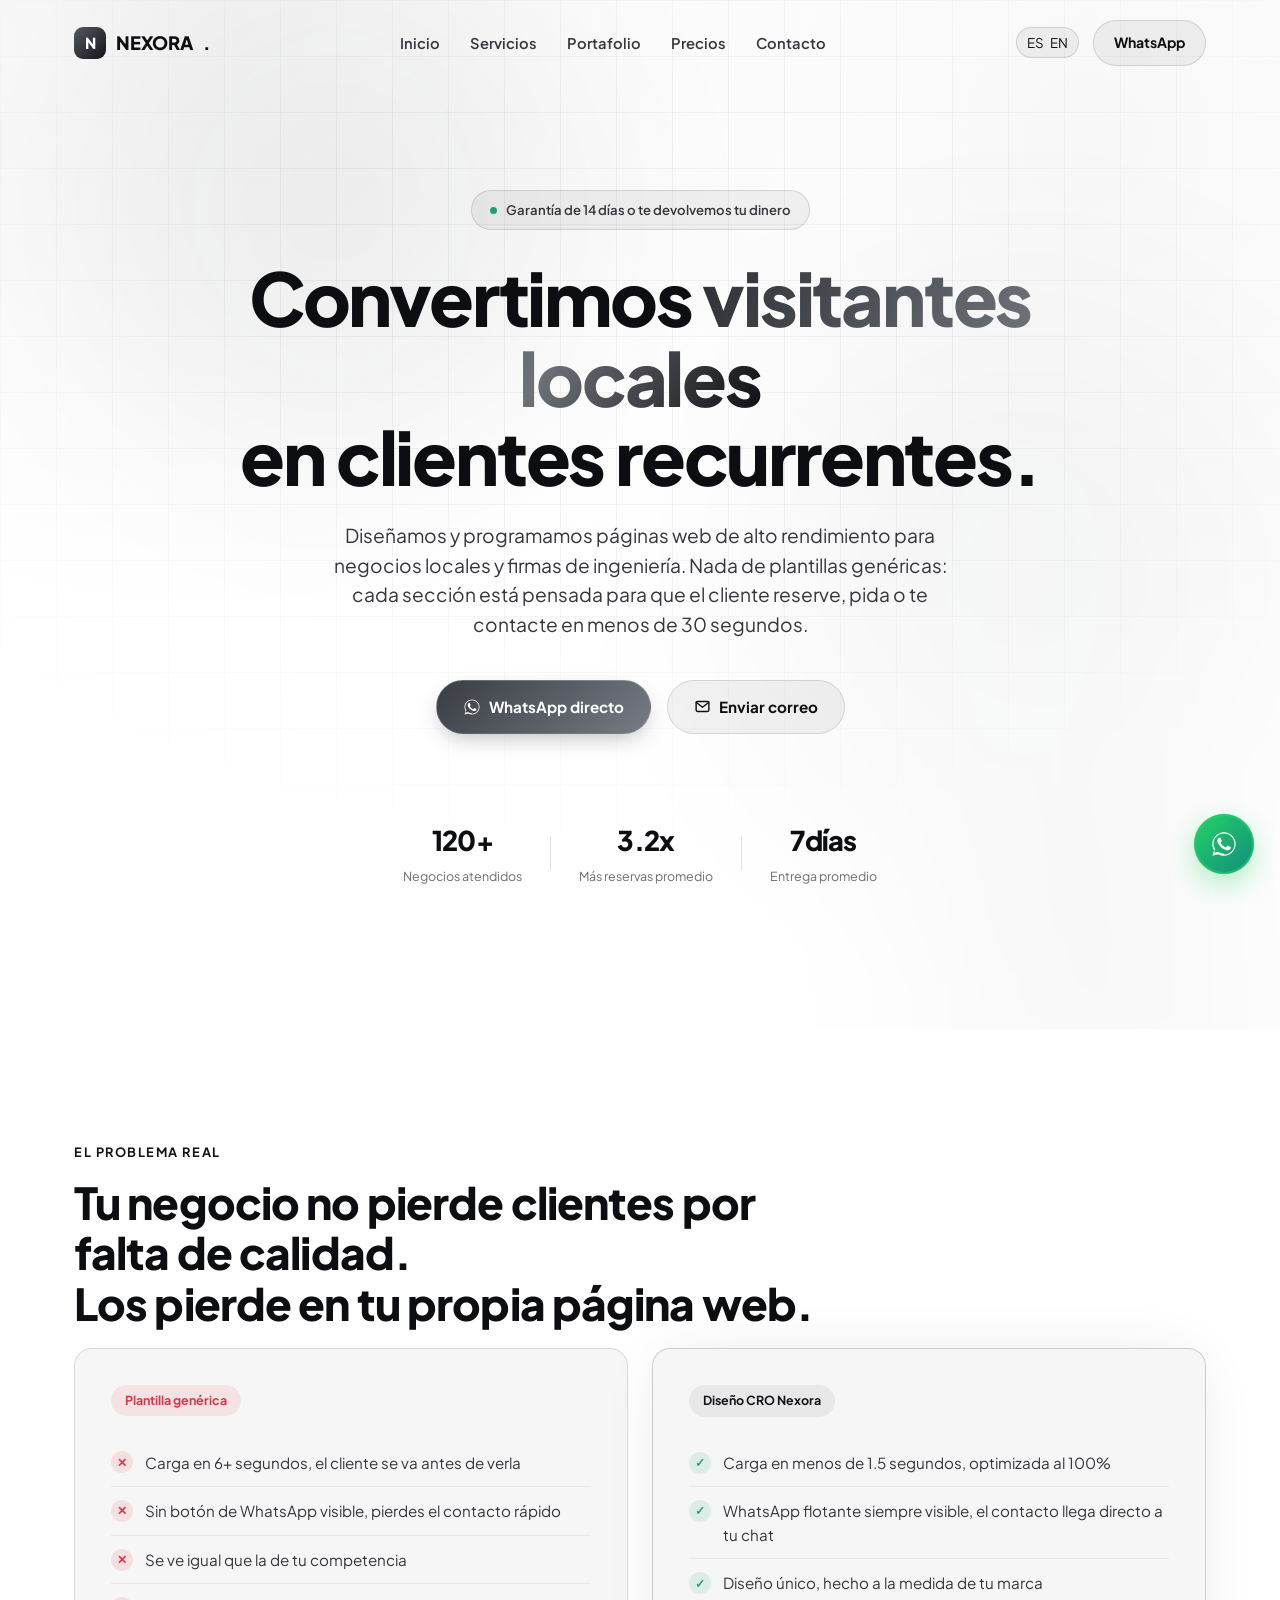
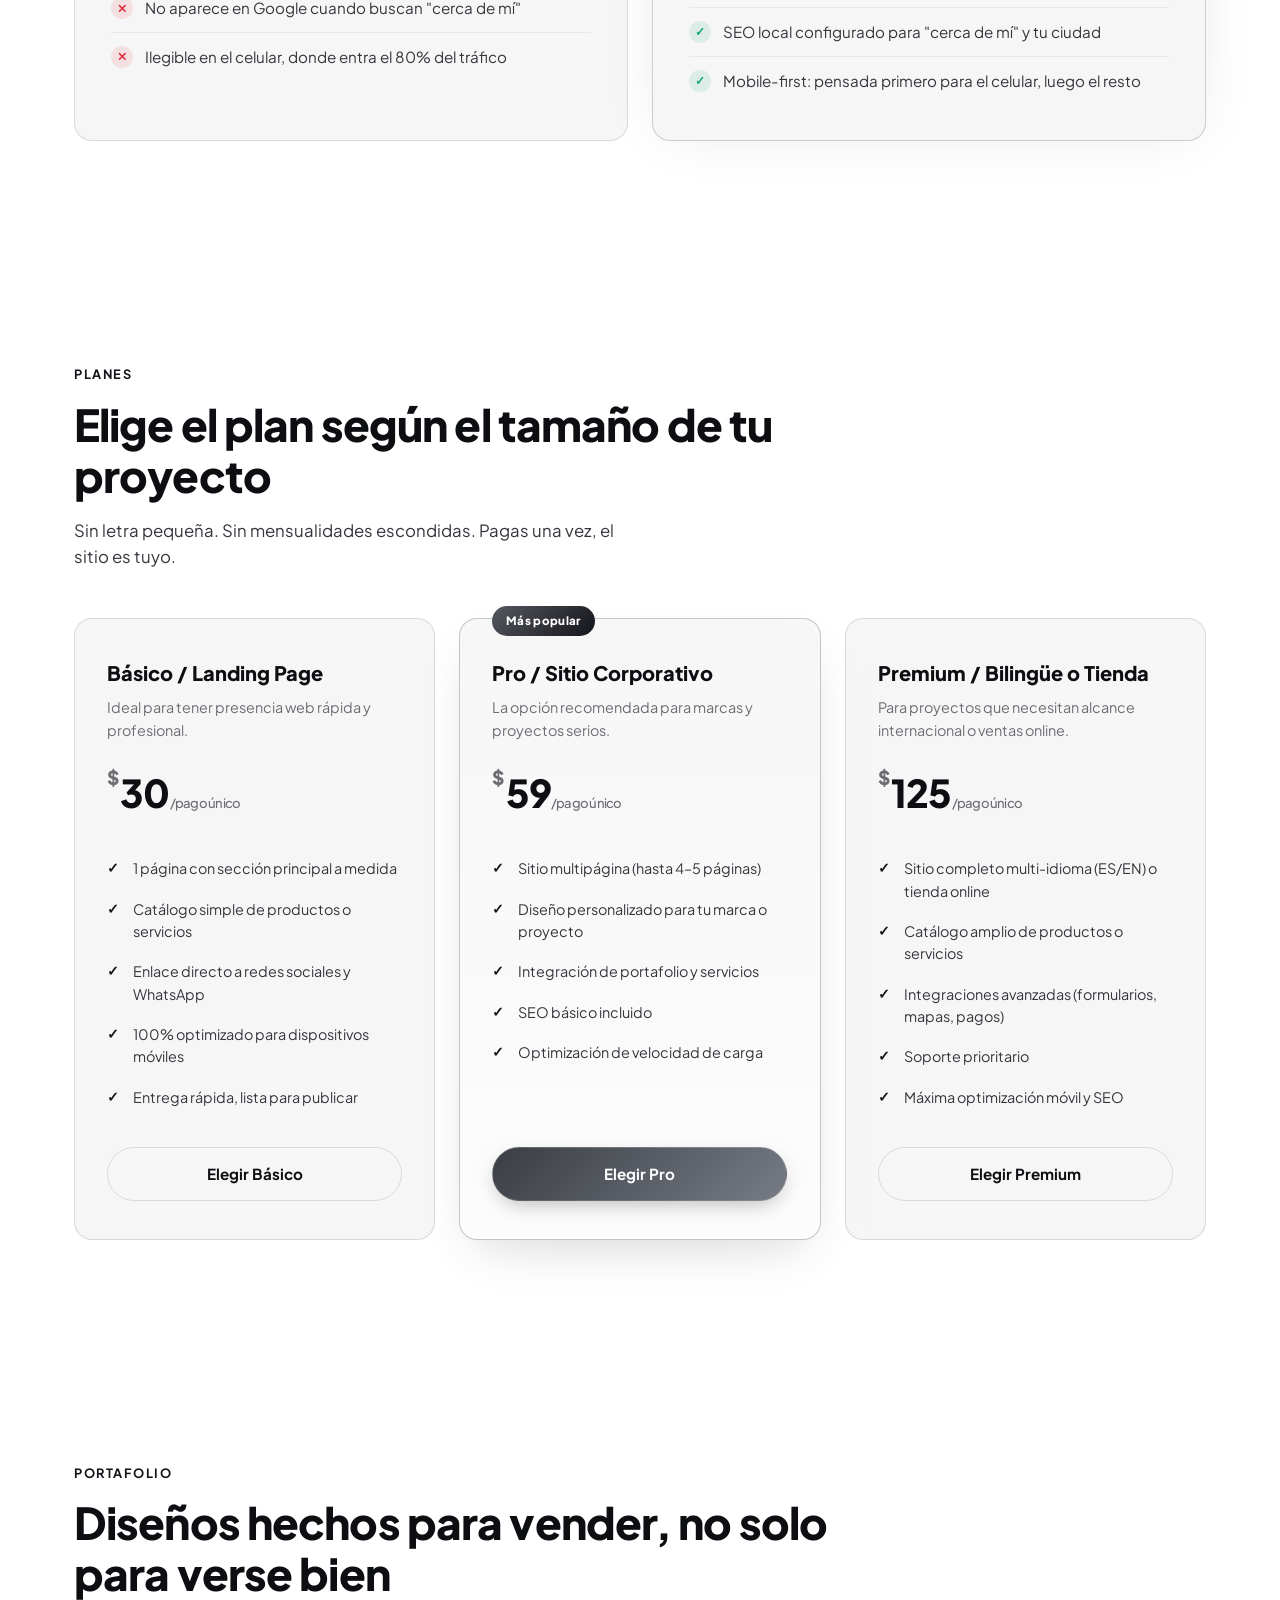
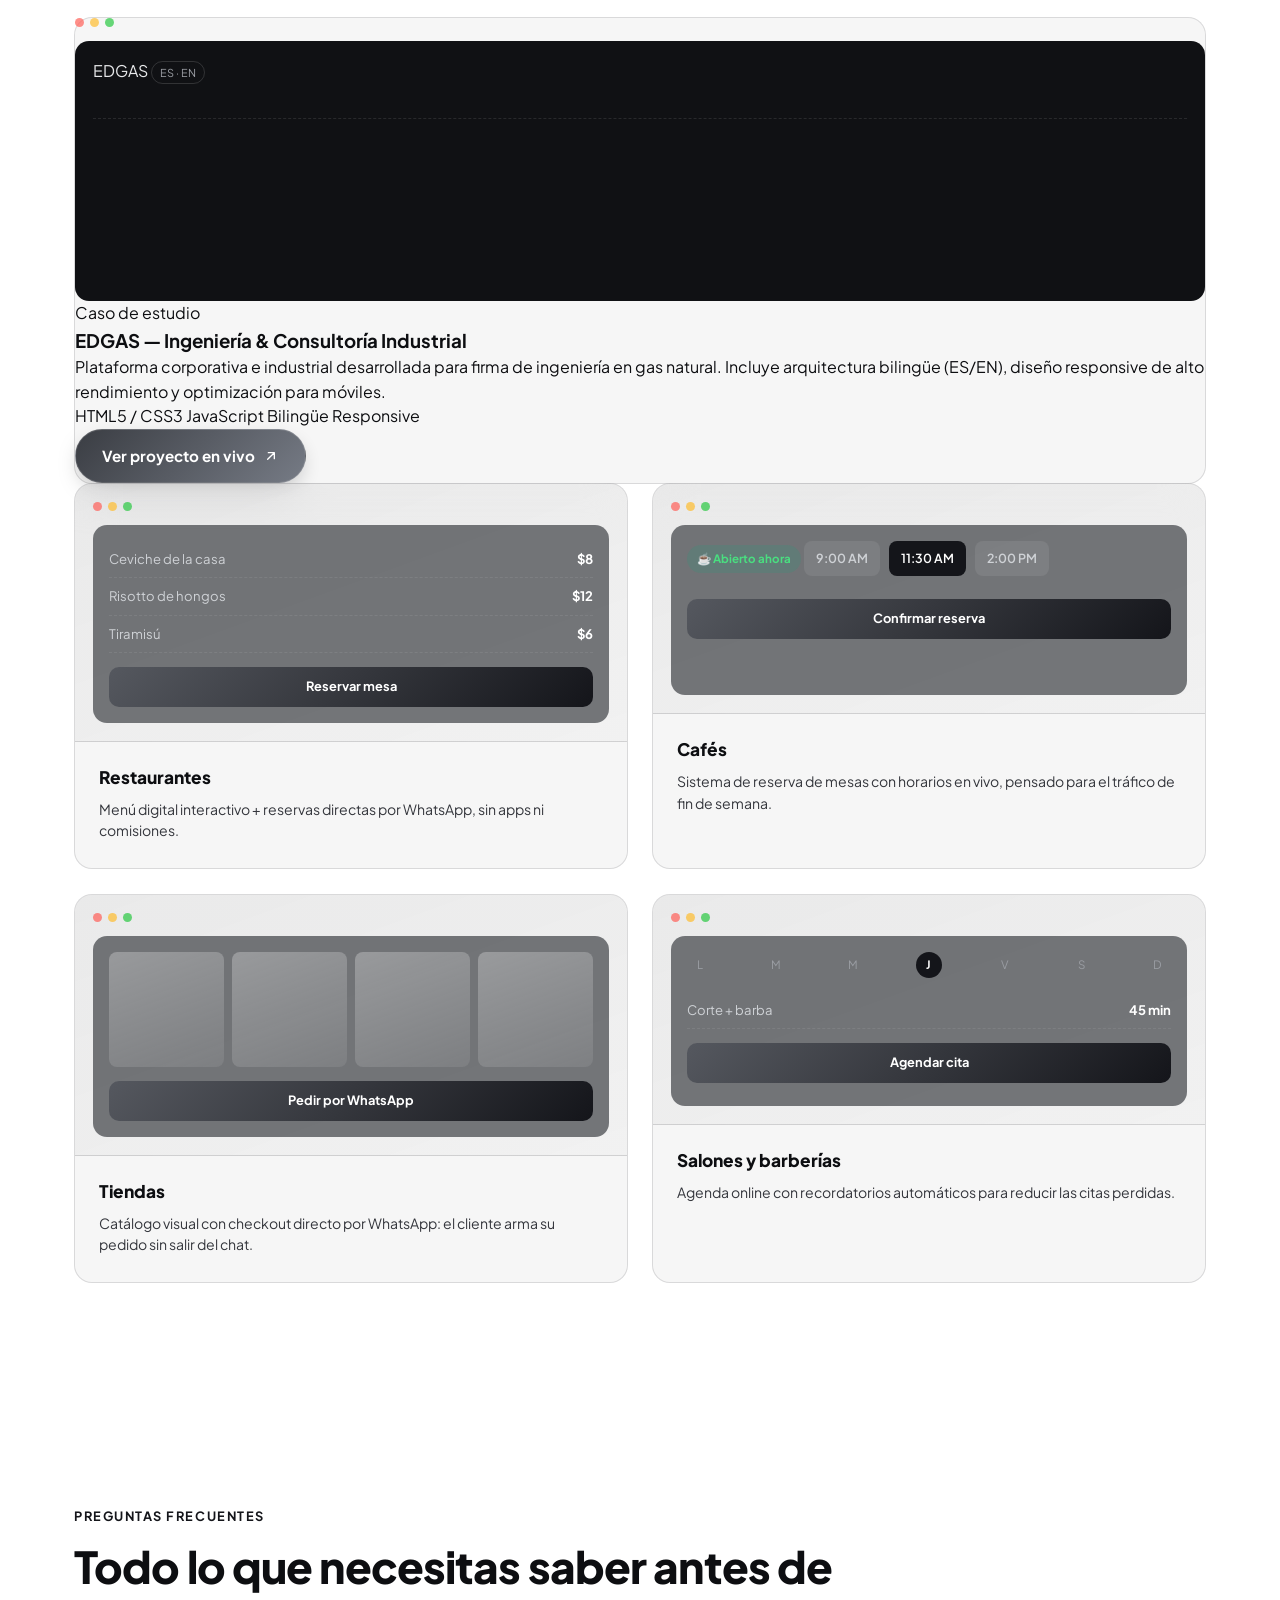
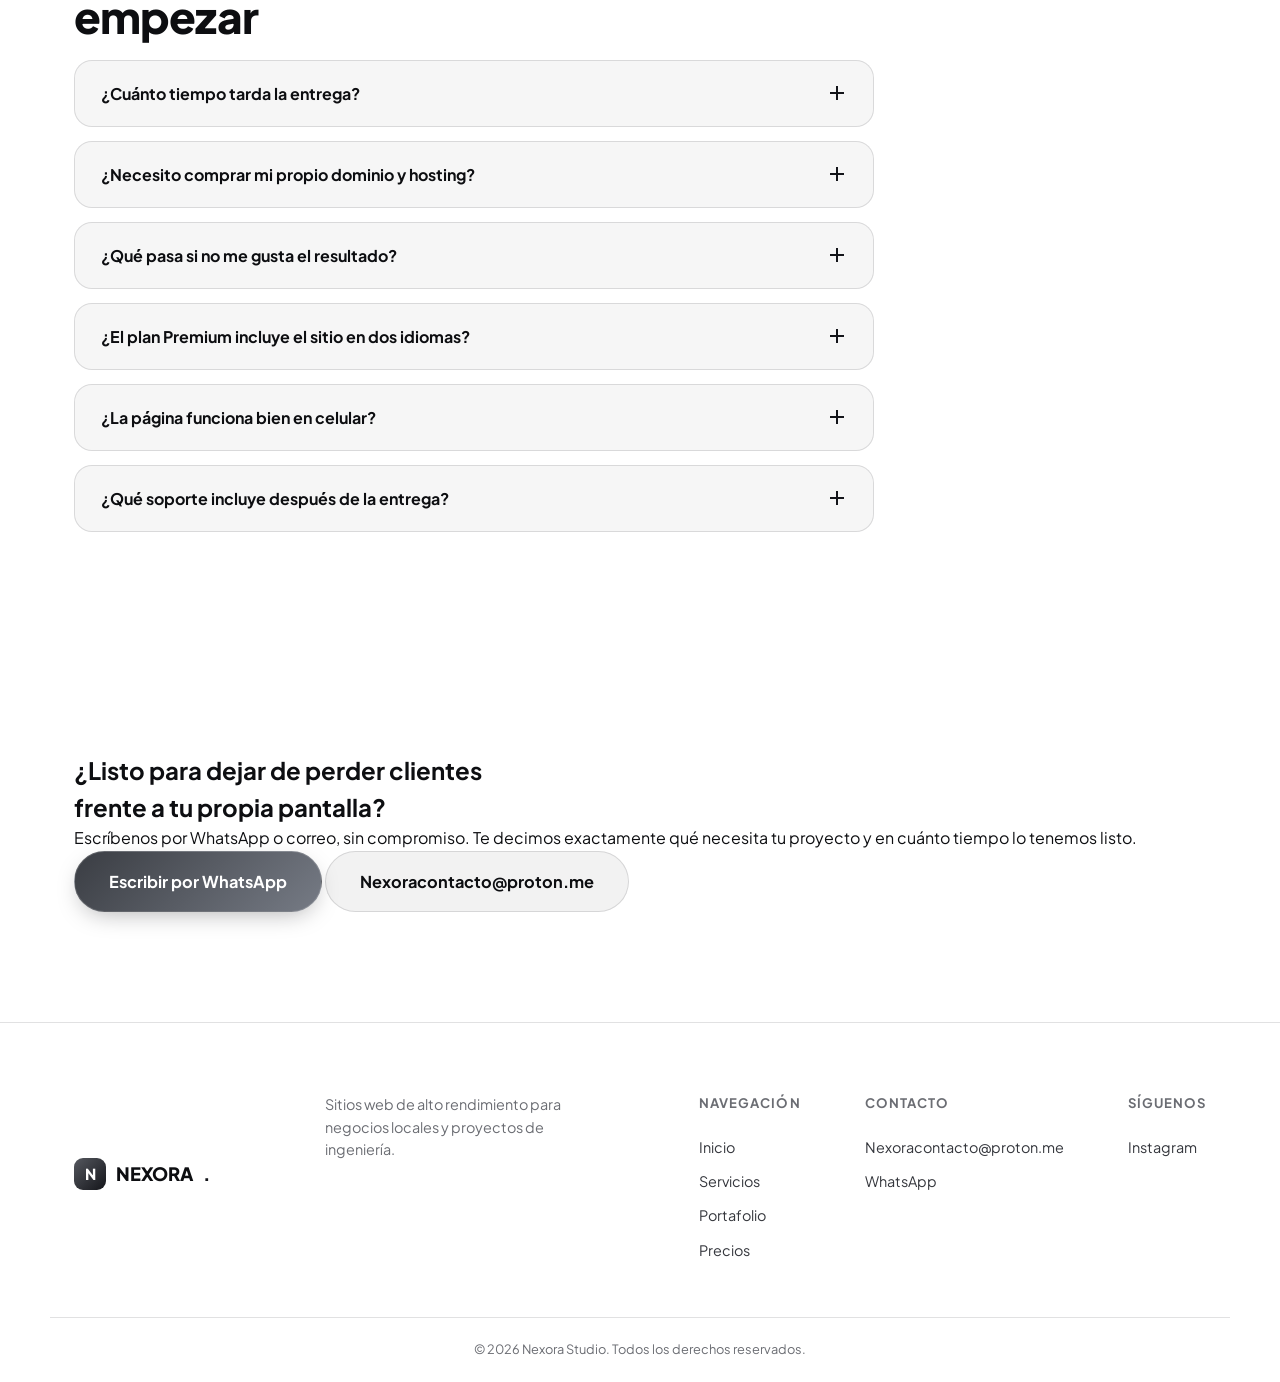
<file: index.html>
<!DOCTYPE html>
<html lang="es">
<head>
<script>document.documentElement.classList.add("js");</script>
<meta charset="UTF-8" />
<meta name="viewport" content="width=device-width, initial-scale=1.0" />
<title>NEXORA — Páginas web que convierten visitantes en clientes</title>
<meta name="description" content="Diseñamos y programamos sitios web de alto rendimiento para negocios locales y firmas de ingeniería. Landing pages, sitios corporativos y plataformas bilingües." />

<link rel="preconnect" href="https://fonts.googleapis.com" />
<link rel="preconnect" href="https://fonts.gstatic.com" crossorigin />
<link href="https://fonts.googleapis.com/css2?family=Plus+Jakarta+Sans:ital,wght@0,400;0,500;0,600;0,700;0,800;1,500&display=swap" rel="stylesheet" />

<link rel="icon" href="data:image/svg+xml,<svg xmlns=%22http://www.w3.org/2000/svg%22 viewBox=%220 0 100 100%22><text y=%22.9em%22 font-size=%2290%22>⚡</text></svg>" />

<link rel="stylesheet" href="css/styles.css?v=20260901" />
</head>
<body>

<div class="cursor-glow" data-cursor-glow aria-hidden="true"></div>

<!-- ============ NAV ============ -->
<header class="nav" data-nav>
  <div class="nav__inner container">
    <a href="#top" class="nav__logo">
      <span class="nav__logo-mark">N</span>
      NEXORA<span class="nav__logo-dot">.</span>
    </a>

    <nav class="nav__links" data-nav-links>
      <a href="#top" data-i18n="nav.home">Inicio</a>
      <a href="#solucion" data-i18n="nav.services">Servicios</a>
      <a href="#portafolio" data-i18n="nav.portfolio">Portafolio</a>
      <a href="#servicios" data-i18n="nav.pricing">Precios</a>
      <a href="#contacto" data-i18n="nav.contact">Contacto</a>
    </nav>

    <div class="nav__actions">
      <div class="lang-toggle" data-lang-toggle role="group" aria-label="Selector de idioma / Language selector">
        <button type="button" data-lang-btn="es" aria-pressed="true">ES</button>
        <button type="button" data-lang-btn="en" aria-pressed="false">EN</button>
      </div>
      <a href="https://wa.me/584262238091?text=Hola%20Nexora%2C%20quiero%20una%20p%C3%A1gina%20web%20para%20mi%20negocio" target="_blank" rel="noopener" class="btn btn--ghost nav__cta-desktop" data-i18n="nav.whatsapp">WhatsApp</a>
      <button class="nav__burger" data-burger aria-label="Abrir menú" aria-expanded="false">
        <span></span><span></span><span></span>
      </button>
    </div>
  </div>

  <div class="nav__mobile" data-nav-mobile>
    <div class="lang-toggle lang-toggle--mobile" data-lang-toggle role="group" aria-label="Selector de idioma / Language selector">
      <button type="button" data-lang-btn="es" aria-pressed="true">ES</button>
      <button type="button" data-lang-btn="en" aria-pressed="false">EN</button>
    </div>
    <a href="#top" data-i18n="nav.home">Inicio</a>
    <a href="#solucion" data-i18n="nav.services">Servicios</a>
    <a href="#portafolio" data-i18n="nav.portfolio">Portafolio</a>
    <a href="#servicios" data-i18n="nav.pricing">Precios</a>
    <a href="#contacto" data-i18n="nav.contact">Contacto</a>
    <a href="https://wa.me/584262238091?text=Hola%20Nexora%2C%20quiero%20una%20p%C3%A1gina%20web%20para%20mi%20negocio" target="_blank" rel="noopener" class="btn btn--primary" data-i18n="nav.whatsappMobile">Escribir por WhatsApp</a>
  </div>
</header>

<main id="top">

  <!-- ============ HERO ============ -->
  <section class="hero">
    <div class="hero-gradient" data-mouse-gradient aria-hidden="true"></div>
    <div class="hero-grid-overlay" aria-hidden="true"></div>

    <div class="container hero__content">
      <span class="badge reveal" data-reveal>
        <span class="badge__dot"></span>
        <span data-i18n="hero.badge">Garantía de 14 días o te devolvemos tu dinero</span>
      </span>

      <h1 class="hero__title reveal" data-reveal>
        <span data-i18n="hero.title1">Convertimos</span> <em data-i18n="hero.title2">visitantes locales</em><br />
        <span data-i18n="hero.title3">en clientes recurrentes.</span>
      </h1>

      <p class="hero__subtitle reveal" data-reveal data-i18n="hero.subtitle">
        Diseñamos y programamos páginas web de alto rendimiento para negocios locales y firmas
        de ingeniería. Nada de plantillas genéricas: cada sección está pensada para que el
        cliente reserve, pida o te contacte en menos de 30 segundos.
      </p>

      <div class="hero__actions reveal" data-reveal>
        <a href="https://wa.me/584262238091?text=Hola%20Nexora%2C%20quiero%20una%20p%C3%A1gina%20web%20para%20mi%20negocio" target="_blank" rel="noopener" class="btn btn--primary btn--magnetic" data-magnetic>
          <svg width="18" height="18" viewBox="0 0 24 24" fill="currentColor"><path d="M17.5 14.4c-.3-.1-1.7-.9-2-1-.3-.1-.5-.1-.7.1-.2.3-.8 1-.9 1.2-.2.2-.3.2-.6.1-.3-.1-1.2-.5-2.4-1.5-.9-.8-1.5-1.8-1.6-2.1-.2-.3 0-.5.1-.6.1-.1.3-.3.4-.5.1-.1.2-.3.3-.5.1-.2 0-.4 0-.5C10 9 9.4 7.6 9.1 7c-.2-.5-.4-.4-.6-.4h-.5c-.2 0-.5.1-.7.3-.2.3-1 1-1 2.4s1 2.8 1.1 3c.1.2 2 3.1 4.9 4.3.7.3 1.2.5 1.6.6.7.2 1.3.2 1.8.1.5-.1 1.7-.7 2-1.4.2-.7.2-1.2.1-1.4-.1-.1-.3-.2-.6-.3z"/><path d="M12 2C6.5 2 2 6.5 2 12c0 1.9.5 3.7 1.5 5.3L2 22l4.9-1.3c1.5.8 3.3 1.3 5.1 1.3 5.5 0 10-4.5 10-10S17.5 2 12 2zm0 18.2c-1.7 0-3.3-.5-4.7-1.3l-.3-.2-3.5.9.9-3.4-.2-.3C3.5 14.4 3 13.2 3 12c0-5 4-9 9-9s9 4 9 9-4 9-9 9z"/></svg>
          <span data-i18n="hero.btnWhatsapp">WhatsApp directo</span>
        </a>
        <a href="mailto:Nexoracontacto@proton.me" class="btn btn--ghost btn--magnetic" data-magnetic>
          <svg width="17" height="17" viewBox="0 0 24 24" fill="none" stroke="currentColor" stroke-width="2" stroke-linecap="round" stroke-linejoin="round"><path d="M3 6l9 7 9-7"/><rect x="3" y="5" width="18" height="14" rx="2"/></svg>
          <span data-i18n="hero.btnEmail">Enviar correo</span>
        </a>
      </div>

      <div class="hero__stats reveal" data-reveal>
        <div class="stat">
          <span class="stat__value"><span class="stat__num" data-countup="120">0</span><span class="stat__suffix">+</span></span>
          <span class="stat__label" data-i18n="hero.stat1Label">Negocios atendidos</span>
        </div>
        <div class="stat__divider" aria-hidden="true"></div>
        <div class="stat">
          <span class="stat__value"><span class="stat__num" data-countup="3">0</span><span class="stat__suffix">.2x</span></span>
          <span class="stat__label" data-i18n="hero.stat2Label">Más reservas promedio</span>
        </div>
        <div class="stat__divider" aria-hidden="true"></div>
        <div class="stat">
          <span class="stat__value"><span class="stat__num" data-countup="7">0</span><span class="stat__suffix" data-i18n="hero.stat3Suffix"> días</span></span>
          <span class="stat__label" data-i18n="hero.stat3Label">Entrega promedio</span>
        </div>
      </div>
    </div>
  </section>

  <!-- ============ PROBLEMA VS SOLUCIÓN ============ -->
  <section class="compare" id="solucion">
    <div class="container">
      <span class="eyebrow reveal" data-reveal data-i18n="compare.eyebrow">El problema real</span>
      <h2 class="section-title reveal" data-reveal>
        <span data-i18n="compare.title1">Tu negocio no pierde clientes por falta de calidad.</span><br />
        <span data-i18n="compare.title2">Los pierde en tu propia página web.</span>
      </h2>

      <div class="compare__grid">
        <div class="glass-card compare__card compare__card--bad reveal" data-reveal>
          <span class="compare__tag compare__tag--bad" data-i18n="compare.tagBad">Plantilla genérica</span>
          <ul class="compare__list">
            <li><span class="ic ic--bad">✕</span> <span data-i18n="compare.badItem1">Carga en 6+ segundos, el cliente se va antes de verla</span></li>
            <li><span class="ic ic--bad">✕</span> <span data-i18n="compare.badItem2">Sin botón de WhatsApp visible, pierdes el contacto rápido</span></li>
            <li><span class="ic ic--bad">✕</span> <span data-i18n="compare.badItem3">Se ve igual que la de tu competencia</span></li>
            <li><span class="ic ic--bad">✕</span> <span data-i18n="compare.badItem4">No aparece en Google cuando buscan "cerca de mí"</span></li>
            <li><span class="ic ic--bad">✕</span> <span data-i18n="compare.badItem5">Ilegible en el celular, donde entra el 80% del tráfico</span></li>
          </ul>
        </div>

        <div class="glass-card compare__card compare__card--good reveal" data-reveal>
          <span class="compare__tag compare__tag--good" data-i18n="compare.tagGood">Diseño CRO Nexora</span>
          <ul class="compare__list">
            <li><span class="ic ic--good">✓</span> <span data-i18n="compare.goodItem1">Carga en menos de 1.5 segundos, optimizada al 100%</span></li>
            <li><span class="ic ic--good">✓</span> <span data-i18n="compare.goodItem2">WhatsApp flotante siempre visible, el contacto llega directo a tu chat</span></li>
            <li><span class="ic ic--good">✓</span> <span data-i18n="compare.goodItem3">Diseño único, hecho a la medida de tu marca</span></li>
            <li><span class="ic ic--good">✓</span> <span data-i18n="compare.goodItem4">SEO local configurado para "cerca de mí" y tu ciudad</span></li>
            <li><span class="ic ic--good">✓</span> <span data-i18n="compare.goodItem5">Mobile-first: pensada primero para el celular, luego el resto</span></li>
          </ul>
        </div>
      </div>
    </div>
  </section>

  <!-- ============ SERVICIOS / PLANES ============ -->
  <section class="pricing" id="servicios">
    <div class="container">
      <span class="eyebrow reveal" data-reveal data-i18n="pricing.eyebrow">Planes</span>
      <h2 class="section-title reveal" data-reveal data-i18n="pricing.title">Elige el plan según el tamaño de tu proyecto</h2>
      <p class="section-subtitle reveal" data-reveal data-i18n="pricing.subtitle">
        Sin letra pequeña. Sin mensualidades escondidas. Pagas una vez, el sitio es tuyo.
      </p>

      <div class="pricing__grid">

        <div class="glass-card plan reveal" data-reveal>
          <h3 class="plan__name" data-i18n="pricing.basic.name">Básico / Landing Page</h3>
          <p class="plan__desc" data-i18n="pricing.basic.desc">Ideal para tener presencia web rápida y profesional.</p>
          <div class="plan__price"><span class="plan__currency">$</span>30<span class="plan__period" data-i18n="pricing.period">/pago único</span></div>
          <ul class="plan__features">
            <li data-i18n="pricing.basic.f1">1 página con sección principal a medida</li>
            <li data-i18n="pricing.basic.f2">Catálogo simple de productos o servicios</li>
            <li data-i18n="pricing.basic.f3">Enlace directo a redes sociales y WhatsApp</li>
            <li data-i18n="pricing.basic.f4">100% optimizado para dispositivos móviles</li>
            <li data-i18n="pricing.basic.f5">Entrega rápida, lista para publicar</li>
          </ul>
          <a href="#contacto" class="btn btn--outline plan__cta" data-i18n="pricing.basic.cta">Elegir Básico</a>
        </div>

        <div class="glass-card plan plan--featured reveal" data-reveal>
          <span class="plan__badge" data-i18n="pricing.badge">Más popular</span>
          <h3 class="plan__name" data-i18n="pricing.pro.name">Pro / Sitio Corporativo</h3>
          <p class="plan__desc" data-i18n="pricing.pro.desc">La opción recomendada para marcas y proyectos serios.</p>
          <div class="plan__price"><span class="plan__currency">$</span>59<span class="plan__period" data-i18n="pricing.period">/pago único</span></div>
          <ul class="plan__features">
            <li data-i18n="pricing.pro.f1">Sitio multipágina (hasta 4–5 páginas)</li>
            <li data-i18n="pricing.pro.f2">Diseño personalizado para tu marca o proyecto</li>
            <li data-i18n="pricing.pro.f3">Integración de portafolio y servicios</li>
            <li data-i18n="pricing.pro.f4">SEO básico incluido</li>
            <li data-i18n="pricing.pro.f5">Optimización de velocidad de carga</li>
          </ul>
          <a href="#contacto" class="btn btn--primary plan__cta" data-i18n="pricing.pro.cta">Elegir Pro</a>
        </div>

        <div class="glass-card plan reveal" data-reveal>
          <h3 class="plan__name" data-i18n="pricing.premium.name">Premium / Bilingüe o Tienda</h3>
          <p class="plan__desc" data-i18n="pricing.premium.desc">Para proyectos que necesitan alcance internacional o ventas online.</p>
          <div class="plan__price"><span class="plan__currency">$</span>125<span class="plan__period" data-i18n="pricing.period">/pago único</span></div>
          <ul class="plan__features">
            <li data-i18n="pricing.premium.f1">Sitio completo multi-idioma (ES/EN) o tienda online</li>
            <li data-i18n="pricing.premium.f2">Catálogo amplio de productos o servicios</li>
            <li data-i18n="pricing.premium.f3">Integraciones avanzadas (formularios, mapas, pagos)</li>
            <li data-i18n="pricing.premium.f4">Soporte prioritario</li>
            <li data-i18n="pricing.premium.f5">Máxima optimización móvil y SEO</li>
          </ul>
          <a href="#contacto" class="btn btn--outline plan__cta" data-i18n="pricing.premium.cta">Elegir Premium</a>
        </div>

      </div>
    </div>
  </section>

  <!-- ============ PORTAFOLIO ============ -->
  <section class="portfolio" id="portafolio">
    <div class="container">
      <span class="eyebrow reveal" data-reveal data-i18n="portfolio.eyebrow">Portafolio</span>
      <h2 class="section-title reveal" data-reveal data-i18n="portfolio.title">Diseños hechos para vender, no solo para verse bien</h2>

      <!-- ---- Caso de estudio principal: EDGAS ---- -->
      <article class="glass-card port-feature reveal" data-reveal data-tilt>
        <div class="port-feature__visual">
          <div class="mock-browser">
            <span></span><span></span><span></span>
          </div>
          <div class="mock-edgas">
            <div class="mock-edgas__nav">
              <span class="mock-edgas__logo">EDGAS</span>
              <span class="mock-edgas__lang">ES · EN</span>
            </div>
            <div class="mock-edgas__hero">
              <span class="mock-edgas__line mock-edgas__line--lg"></span>
              <span class="mock-edgas__line mock-edgas__line--md"></span>
              <span class="mock-edgas__line mock-edgas__line--sm"></span>
            </div>
            <div class="mock-edgas__stats">
              <span></span><span></span><span></span>
            </div>
          </div>
        </div>
        <div class="port-feature__body">
          <span class="port-feature__badge" data-i18n="portfolio.edgas.badge">Caso de estudio</span>
          <h3 class="port-feature__title">EDGAS <span class="port-feature__dash">—</span> <span data-i18n="portfolio.edgas.titleSub">Ingeniería &amp; Consultoría Industrial</span></h3>
          <p class="port-feature__desc" data-i18n="portfolio.edgas.desc">
            Plataforma corporativa e industrial desarrollada para firma de ingeniería en gas natural.
            Incluye arquitectura bilingüe (ES/EN), diseño responsive de alto rendimiento y optimización para móviles.
          </p>
          <div class="port-feature__tags">
            <span class="tag">HTML5 / CSS3</span>
            <span class="tag">JavaScript</span>
            <span class="tag" data-i18n="portfolio.edgas.tagBilingual">Bilingüe</span>
            <span class="tag" data-i18n="portfolio.edgas.tagResponsive">Responsive</span>
          </div>
          <a href="https://nexoradevs7.github.io/EdgasWeb/" target="_blank" rel="noopener" class="btn btn--primary port-feature__cta btn--magnetic" data-magnetic>
            <span data-i18n="portfolio.edgas.cta">Ver proyecto en vivo</span>
            <svg width="16" height="16" viewBox="0 0 24 24" fill="none"><path d="M7 17L17 7M17 7H8M17 7v9" stroke="currentColor" stroke-width="2" stroke-linecap="round" stroke-linejoin="round"/></svg>
          </a>
        </div>
      </article>

      <div class="portfolio__grid">

        <article class="glass-card port-card reveal" data-reveal data-tilt>
          <div class="port-card__preview port-card__preview--restaurant">
            <div class="mock-browser">
              <span></span><span></span><span></span>
            </div>
            <div class="mock-menu">
              <div class="mock-menu__row"><span>Ceviche de la casa</span><b>$8</b></div>
              <div class="mock-menu__row"><span>Risotto de hongos</span><b>$12</b></div>
              <div class="mock-menu__row"><span>Tiramisú</span><b>$6</b></div>
              <div class="mock-menu__btn" data-i18n="portfolio.restaurant.mockBtn">Reservar mesa</div>
            </div>
          </div>
          <div class="port-card__body">
            <h3 data-i18n="portfolio.restaurant.title">Restaurantes</h3>
            <p data-i18n="portfolio.restaurant.desc">Menú digital interactivo + reservas directas por WhatsApp, sin apps ni comisiones.</p>
          </div>
        </article>

        <article class="glass-card port-card reveal" data-reveal data-tilt>
          <div class="port-card__preview port-card__preview--cafe">
            <div class="mock-browser">
              <span></span><span></span><span></span>
            </div>
            <div class="mock-cafe">
              <div class="mock-cafe__badge" data-i18n="portfolio.cafe.mockBadge">☕ Abierto ahora</div>
              <div class="mock-cafe__slot">9:00 AM</div>
              <div class="mock-cafe__slot mock-cafe__slot--active">11:30 AM</div>
              <div class="mock-cafe__slot">2:00 PM</div>
              <div class="mock-menu__btn" data-i18n="portfolio.cafe.mockBtn">Confirmar reserva</div>
            </div>
          </div>
          <div class="port-card__body">
            <h3 data-i18n="portfolio.cafe.title">Cafés</h3>
            <p data-i18n="portfolio.cafe.desc">Sistema de reserva de mesas con horarios en vivo, pensado para el tráfico de fin de semana.</p>
          </div>
        </article>

        <article class="glass-card port-card reveal" data-reveal data-tilt>
          <div class="port-card__preview port-card__preview--shop">
            <div class="mock-browser">
              <span></span><span></span><span></span>
            </div>
            <div class="mock-shop">
              <div class="mock-shop__grid">
                <div class="mock-shop__item"></div>
                <div class="mock-shop__item"></div>
                <div class="mock-shop__item"></div>
                <div class="mock-shop__item"></div>
              </div>
              <div class="mock-menu__btn" data-i18n="portfolio.shop.mockBtn">Pedir por WhatsApp</div>
            </div>
          </div>
          <div class="port-card__body">
            <h3 data-i18n="portfolio.shop.title">Tiendas</h3>
            <p data-i18n="portfolio.shop.desc">Catálogo visual con checkout directo por WhatsApp: el cliente arma su pedido sin salir del chat.</p>
          </div>
        </article>

        <article class="glass-card port-card reveal" data-reveal data-tilt>
          <div class="port-card__preview port-card__preview--salon">
            <div class="mock-browser">
              <span></span><span></span><span></span>
            </div>
            <div class="mock-salon">
              <div class="mock-salon__calendar">
                <span>L</span><span>M</span><span>M</span><span class="on">J</span><span>V</span><span>S</span><span>D</span>
              </div>
              <div class="mock-menu__row"><span data-i18n="portfolio.salon.mockService">Corte + barba</span><b>45 min</b></div>
              <div class="mock-menu__btn" data-i18n="portfolio.salon.mockBtn">Agendar cita</div>
            </div>
          </div>
          <div class="port-card__body">
            <h3 data-i18n="portfolio.salon.title">Salones y barberías</h3>
            <p data-i18n="portfolio.salon.desc">Agenda online con recordatorios automáticos para reducir las citas perdidas.</p>
          </div>
        </article>

      </div>
    </div>
  </section>

  <!-- ============ FAQ ============ -->
  <section class="faq" id="faq">
    <div class="container">
      <span class="eyebrow reveal" data-reveal data-i18n="faq.eyebrow">Preguntas frecuentes</span>
      <h2 class="section-title reveal" data-reveal data-i18n="faq.title">Todo lo que necesitas saber antes de empezar</h2>

      <div class="faq__list">

        <div class="glass-card faq-item reveal" data-reveal data-faq-item>
          <button class="faq-item__q" data-faq-trigger aria-expanded="false">
            <span data-i18n="faq.q1">¿Cuánto tiempo tarda la entrega?</span>
            <span class="faq-item__icon" aria-hidden="true"></span>
          </button>
          <div class="faq-item__a" data-faq-panel>
            <p data-i18n="faq.a1">El plan Básico se entrega en 3–5 días hábiles, el Pro en 7–10 días y el Premium entre 10 y 15 días, contando desde que recibimos tu contenido (logo, fotos y textos).</p>
          </div>
        </div>

        <div class="glass-card faq-item reveal" data-reveal data-faq-item>
          <button class="faq-item__q" data-faq-trigger aria-expanded="false">
            <span data-i18n="faq.q2">¿Necesito comprar mi propio dominio y hosting?</span>
            <span class="faq-item__icon" aria-hidden="true"></span>
          </button>
          <div class="faq-item__a" data-faq-panel>
            <p data-i18n="faq.a2">Sí, recomendamos que el dominio y el hosting estén siempre a tu nombre para que el sitio sea 100% tuyo. Si no sabes cómo hacerlo, te acompañamos en todo el proceso sin costo adicional.</p>
          </div>
        </div>

        <div class="glass-card faq-item reveal" data-reveal data-faq-item>
          <button class="faq-item__q" data-faq-trigger aria-expanded="false">
            <span data-i18n="faq.q3">¿Qué pasa si no me gusta el resultado?</span>
            <span class="faq-item__icon" aria-hidden="true"></span>
          </button>
          <div class="faq-item__a" data-faq-panel>
            <p data-i18n="faq.a3">Incluimos dos rondas de ajustes sin costo en todos los planes. Si aun así sientes que no cumplimos lo acordado en la propuesta inicial, te devolvemos el 100% de tu inversión dentro de los primeros 14 días.</p>
          </div>
        </div>

        <div class="glass-card faq-item reveal" data-reveal data-faq-item>
          <button class="faq-item__q" data-faq-trigger aria-expanded="false">
            <span data-i18n="faq.q4">¿El plan Premium incluye el sitio en dos idiomas?</span>
            <span class="faq-item__icon" aria-hidden="true"></span>
          </button>
          <div class="faq-item__a" data-faq-panel>
            <p data-i18n="faq.a4">Sí. El plan Premium incluye arquitectura bilingüe completa (español e inglés) con selector de idioma, o alternativamente una tienda online con catálogo amplio — tú eliges según tu proyecto.</p>
          </div>
        </div>

        <div class="glass-card faq-item reveal" data-reveal data-faq-item>
          <button class="faq-item__q" data-faq-trigger aria-expanded="false">
            <span data-i18n="faq.q5">¿La página funciona bien en celular?</span>
            <span class="faq-item__icon" aria-hidden="true"></span>
          </button>
          <div class="faq-item__a" data-faq-panel>
            <p data-i18n="faq.a5">Sí, diseñamos primero para móvil y luego adaptamos a tablet y escritorio, ya que más del 80% de tus clientes te van a encontrar desde el celular buscando en Google o redes sociales.</p>
          </div>
        </div>

        <div class="glass-card faq-item reveal" data-reveal data-faq-item>
          <button class="faq-item__q" data-faq-trigger aria-expanded="false">
            <span data-i18n="faq.q6">¿Qué soporte incluye después de la entrega?</span>
            <span class="faq-item__icon" aria-hidden="true"></span>
          </button>
          <div class="faq-item__a" data-faq-panel>
            <p data-i18n="faq.a6">Básico y Pro incluyen 30 días de soporte técnico por WhatsApp sin costo. Premium incluye 3 meses de soporte prioritario. Después de ese periodo, ofrecemos planes de mantenimiento mensual opcionales.</p>
          </div>
        </div>

      </div>
    </div>
  </section>

  <!-- ============ CTA FINAL / CONTACTO ============ -->
  <section class="final-cta" id="contacto">
    <div class="final-cta__gradient" aria-hidden="true"></div>
    <div class="container final-cta__content">
      <h2 class="reveal" data-reveal>
        <span data-i18n="finalcta.title1">¿Listo para dejar de perder clientes</span><br />
        <span data-i18n="finalcta.title2">frente a tu propia pantalla?</span>
      </h2>
      <p class="reveal" data-reveal data-i18n="finalcta.subtitle">
        Escríbenos por WhatsApp o correo, sin compromiso. Te decimos exactamente
        qué necesita tu proyecto y en cuánto tiempo lo tenemos listo.
      </p>
      <div class="final-cta__actions reveal" data-reveal>
        <a href="https://wa.me/584262238091?text=Hola%20Nexora%2C%20quiero%20una%20p%C3%A1gina%20web%20para%20mi%20negocio" target="_blank" rel="noopener" class="btn btn--primary btn--lg btn--magnetic" data-magnetic>
          <span data-i18n="finalcta.btnWhatsapp">Escribir por WhatsApp</span>
        </a>
        <a href="mailto:Nexoracontacto@proton.me" class="btn btn--ghost btn--lg btn--magnetic" data-magnetic>
          Nexoracontacto@proton.me
        </a>
      </div>
    </div>
  </section>

</main>

<!-- ============ FOOTER ============ -->
<footer class="footer">
  <div class="container footer__inner">
    <a href="#top" class="nav__logo footer__logo">
      <span class="nav__logo-mark">N</span>
      NEXORA<span class="nav__logo-dot">.</span>
    </a>
    <p class="footer__tagline" data-i18n="footer.tagline">Sitios web de alto rendimiento para negocios locales y proyectos de ingeniería.</p>

    <div class="footer__cols">
      <div>
        <h4 data-i18n="footer.navHeader">Navegación</h4>
        <a href="#top" data-i18n="nav.home">Inicio</a>
        <a href="#solucion" data-i18n="nav.services">Servicios</a>
        <a href="#portafolio" data-i18n="nav.portfolio">Portafolio</a>
        <a href="#servicios" data-i18n="nav.pricing">Precios</a>
      </div>
      <div>
        <h4 data-i18n="footer.contactHeader">Contacto</h4>
        <a href="mailto:Nexoracontacto@proton.me">Nexoracontacto@proton.me</a>
        <a href="https://wa.me/584262238091" target="_blank" rel="noopener">WhatsApp</a>
      </div>
      <div>
        <h4 data-i18n="footer.followHeader">Síguenos</h4>
        <a href="https://www.instagram.com/httpsnexoraweb?igsi=MW92Yzdyc25nYWRjcQ%3D%3D" target="_blank" rel="noopener">Instagram</a>
      </div>
    </div>
  </div>
  <div class="footer__bottom container">
    <span>© 2026 Nexora Studio. <span data-i18n="footer.rights">Todos los derechos reservados.</span></span>
  </div>
</footer>

<!-- ============ WHATSAPP FLOTANTE ============ -->
<a
  href="https://wa.me/584262238091?text=Hola%20Nexora%2C%20quiero%20una%20p%C3%A1gina%20web%20para%20mi%20negocio"
  target="_blank"
  rel="noopener"
  class="wa-float"
  aria-label="Escribir por WhatsApp"
  data-magnetic
>
  <svg width="28" height="28" viewBox="0 0 24 24" fill="currentColor"><path d="M17.5 14.4c-.3-.1-1.7-.9-2-1-.3-.1-.5-.1-.7.1-.2.3-.8 1-.9 1.2-.2.2-.3.2-.6.1-.3-.1-1.2-.5-2.4-1.5-.9-.8-1.5-1.8-1.6-2.1-.2-.3 0-.5.1-.6.1-.1.3-.3.4-.5.1-.1.2-.3.3-.5.1-.2 0-.4 0-.5C10 9 9.4 7.6 9.1 7c-.2-.5-.4-.4-.6-.4h-.5c-.2 0-.5.1-.7.3-.2.3-1 1-1 2.4s1 2.8 1.1 3c.1.2 2 3.1 4.9 4.3.7.3 1.2.5 1.6.6.7.2 1.3.2 1.8.1.5-.1 1.7-.7 2-1.4.2-.7.2-1.2.1-1.4-.1-.1-.3-.2-.6-.3z"/><path d="M12 2C6.5 2 2 6.5 2 12c0 1.9.5 3.7 1.5 5.3L2 22l4.9-1.3c1.5.8 3.3 1.3 5.1 1.3 5.5 0 10-4.5 10-10S17.5 2 12 2zm0 18.2c-1.7 0-3.3-.5-4.7-1.3l-.3-.2-3.5.9.9-3.4-.2-.3C3.5 14.4 3 13.2 3 12c0-5 4-9 9-9s9 4 9 9-4 9-9 9z"/></svg>
  <span class="wa-float__ping" aria-hidden="true"></span>
</a>

<script defer src="js/main.js?v=20260901"></script>
</body>
</html>
</file>
<file: css/styles.css>
/* ==========================================================================
   NEXORA — Landing Page
   Tema: Light Premium Grays (fondo blanco, letras negras, acentos cromados)
   ========================================================================== */

/* ---------- 1. TOKENS ---------- */
:root {
  --bg:        #ffffff;
  --bg-2:      #f6f6f7;
  --bg-3:      #ececee;
  --ink:       #0d0e11;
  --ink-soft:  #34363c;
  --mute:      #6b6d73;

  --accent:    #55585f;
  --accent-2:  #14151a;
  --accent-3:  #8a8d94;

  --grad-1: #2c2e33;
  --grad-2: #6e7178;
  --grad-3: #0d0e11;

  --chrome-grad: linear-gradient(135deg, var(--accent), var(--accent-2));
  --chrome-ink:  #ffffff;

  --glass:      rgba(13, 14, 17, 0.035);
  --glass-2:    rgba(13, 14, 17, 0.05);
  --glass-line: rgba(13, 14, 17, 0.12);

  --good: #16a37b;
  --bad:  #dc3545;

  --radius-sm: 12px;
  --radius-md: 18px;
  --radius-lg: 28px;

  --ease-out: cubic-bezier(0.16, 1, 0.3, 1);
  --ease-in-out: cubic-bezier(0.65, 0, 0.35, 1);

  --container: 1180px;
  --font: "Plus Jakarta Sans", -apple-system, BlinkMacSystemFont, "Segoe UI", sans-serif;
}

/* ---------- 2. RESET ---------- */
* , *::before, *::after { box-sizing: border-box; margin: 0; padding: 0; }

html { scroll-behavior: smooth; scroll-padding-top: 90px; }

body {
  background: var(--bg);
  color: var(--ink);
  font-family: var(--font);
  font-size: 16px;
  line-height: 1.55;
  -webkit-font-smoothing: antialiased;
  overflow-x: hidden;
}

img { max-width: 100%; display: block; }
a { color: inherit; text-decoration: none; }
ul { list-style: none; }
button { font-family: inherit; background: none; border: none; cursor: pointer; color: inherit; }

.container { width: 100%; max-width: var(--container); margin: 0 auto; padding: 0 24px; }

::selection { background: var(--accent); color: #fff; }

body::before {
  content: "";
  position: fixed;
  inset: 0;
  z-index: -2;
  background:
    radial-gradient(circle at 15% 0%, rgba(13, 14, 17, 0.045), transparent 45%),
    radial-gradient(circle at 85% 15%, rgba(13, 14, 17, 0.03), transparent 40%),
    var(--bg);
  pointer-events: none;
}

/* ---------- 3. UTILITIES ---------- */
.eyebrow {
  display: inline-block;
  font-size: 0.8rem;
  font-weight: 700;
  letter-spacing: 0.12em;
  text-transform: uppercase;
  color: var(--accent-2);
  margin-bottom: 14px;
}

.section-title {
  font-size: clamp(1.8rem, 3.6vw, 2.75rem);
  font-weight: 800;
  letter-spacing: -0.02em;
  line-height: 1.15;
  max-width: 760px;
  margin-bottom: 18px;
}

.section-subtitle { color: var(--ink-soft); font-size: 1.05rem; max-width: 560px; margin-bottom: 48px; }

section { position: relative; padding: 110px 0; }

/* Por defecto SIEMPRE visible: si JS no carga o falla, el contenido igual se ve.
   Solo cuando <html> tiene la clase "js" (añadida por main.js al ejecutarse)
   se activa el estado oculto inicial para animar con IntersectionObserver. */
.reveal { opacity: 1; transform: none; }
.js .reveal {
  opacity: 0;
  transform: translateY(28px);
  transition: opacity .7s var(--ease-out), transform .7s var(--ease-out);
}
.js .reveal.is-visible { opacity: 1; transform: translateY(0); }

.compare__grid .reveal:nth-child(2) { transition-delay: .08s; }
.pricing__grid .reveal:nth-child(2) { transition-delay: .08s; }
.pricing__grid .reveal:nth-child(3) { transition-delay: .16s; }
.portfolio__grid .reveal:nth-child(2) { transition-delay: .06s; }
.portfolio__grid .reveal:nth-child(3) { transition-delay: .12s; }
.portfolio__grid .reveal:nth-child(4) { transition-delay: .18s; }

.glass-card {
  background: rgba(13, 14, 17, 0.045);
  border: 1px solid var(--glass-line);
  border-radius: var(--radius-md);
  position: relative;
}
@supports (backdrop-filter: blur(20px)) or (-webkit-backdrop-filter: blur(20px)) {
  .glass-card {
    background: var(--glass);
    backdrop-filter: blur(20px) saturate(160%);
    -webkit-backdrop-filter: blur(20px) saturate(160%);
  }
}

.btn {
  display: inline-flex; align-items: center; gap: 8px; justify-content: center;
  padding: 14px 26px; border-radius: 999px; font-weight: 700; font-size: 0.95rem;
  white-space: nowrap;
  transition: transform .35s var(--ease-out), box-shadow .35s var(--ease-out), background .3s ease, border-color .3s ease;
  will-change: transform;
}
.btn svg { transition: transform .3s var(--ease-out); }
.btn:hover svg { transform: translateX(3px); }

.btn--primary {
  background: linear-gradient(135deg, #3a3d43, #767b85);
  border: 1px solid rgba(255, 255, 255, 0.16);
  color: #fff;
  box-shadow: 0 8px 24px -8px rgba(13, 14, 17, 0.35);
}
.btn--primary:hover { box-shadow: 0 12px 32px -6px rgba(13, 14, 17, 0.45); transform: translateY(-2px); }

.btn--ghost { background: var(--glass-2); border: 1px solid var(--glass-line); color: var(--ink); }
.btn--ghost:hover { background: rgba(13, 14, 17, 0.09); transform: translateY(-2px); }

.btn--outline { background: transparent; border: 1.5px solid var(--glass-line); color: var(--ink); width: 100%; }
.btn--outline:hover { border-color: var(--accent-2); background: rgba(13, 14, 17, 0.05); }

.btn--lg { padding: 17px 34px; font-size: 1.02rem; }

/* ---------- 4. NAV ---------- */
.nav {
  position: fixed; top: 0; left: 0; right: 0; z-index: 500;
  padding: 20px 0;
  transition: background .4s var(--ease-out), padding .4s var(--ease-out), border-color .4s ease;
  border-bottom: 1px solid transparent;
}
.nav.is-scrolled {
  padding: 13px 0;
  background: rgba(255, 255, 255, 0.78);
  backdrop-filter: blur(16px) saturate(160%);
  -webkit-backdrop-filter: blur(16px) saturate(160%);
  border-bottom-color: var(--glass-line);
}
.nav__inner { display: flex; align-items: center; justify-content: space-between; gap: 18px; }

.nav__logo { display: flex; align-items: center; gap: 10px; font-weight: 800; font-size: 1.15rem; letter-spacing: -0.01em; }
.nav__logo-mark {
  width: 32px; height: 32px; display: grid; place-items: center; border-radius: 9px;
  background: var(--chrome-grad); font-size: 0.95rem; color: var(--chrome-ink); font-weight: 800;
}
.nav__logo-dot { color: var(--accent-2); }

.nav__links { display: flex; align-items: center; gap: 30px; }
.nav__links a { position: relative; font-size: 0.92rem; font-weight: 600; color: var(--ink-soft); transition: color .25s ease; padding: 4px 0; }
.nav__links a::after {
  content: ""; position: absolute; left: 0; bottom: -2px; width: 0; height: 1.5px;
  background: linear-gradient(90deg, var(--accent), var(--accent-2));
  transition: width .3s var(--ease-out);
}
.nav__links a:hover { color: var(--ink); }
.nav__links a:hover::after { width: 100%; }

.nav__actions { display: flex; align-items: center; gap: 14px; }
.nav__cta-desktop { padding: 11px 20px; font-size: 0.88rem; }

.lang-toggle {
  display: flex; align-items: center; gap: 6px;
  padding: 6px 10px; border-radius: 999px;
  background: var(--glass-2); border: 1px solid var(--glass-line);
}
.lang-toggle__btn {
  font-size: 0.78rem; font-weight: 700; letter-spacing: 0.02em;
  padding: 4px 6px; border-radius: 999px; color: var(--mute);
  transition: color .2s ease, background .2s ease;
}
.lang-toggle__btn.is-active { color: var(--chrome-ink); background: var(--chrome-grad); }
.lang-toggle__sep { color: var(--glass-line); font-size: 0.75rem; }

.nav__burger {
  display: none; width: 40px; height: 40px;
  flex-direction: column; align-items: center; justify-content: center; gap: 5px;
  border-radius: 10px; background: var(--glass-2); border: 1px solid var(--glass-line);
}
.nav__burger span { width: 18px; height: 1.5px; background: var(--ink); transition: transform .3s ease, opacity .3s ease; }
.nav__burger[aria-expanded="true"] span:nth-child(1) { transform: translateY(6.5px) rotate(45deg); }
.nav__burger[aria-expanded="true"] span:nth-child(2) { opacity: 0; }
.nav__burger[aria-expanded="true"] span:nth-child(3) { transform: translateY(-6.5px) rotate(-45deg); }

.nav__mobile {
  position: fixed; inset: 0; z-index: 400;
  background: rgba(255, 255, 255, 0.98);
  backdrop-filter: blur(20px);
  display: flex; flex-direction: column; align-items: center; justify-content: center; gap: 26px;
  transform: translateY(-100%); opacity: 0;
  transition: transform .5s var(--ease-in-out), opacity .4s ease;
  pointer-events: none;
}
.nav__mobile.is-open { transform: translateY(0); opacity: 1; pointer-events: auto; }
.nav__mobile a { font-size: 1.5rem; font-weight: 700; }

/* ---------- 5. HERO ---------- */
.hero { position: relative; padding: 190px 0 120px; overflow: hidden; min-height: 100vh; display: flex; align-items: center; }

.hero-gradient {
  position: absolute; inset: -10%; z-index: -1;
  background:
    radial-gradient(circle 620px at var(--mx, 30%) var(--my, 25%), rgba(13, 14, 17, 0.06) 0%, transparent 60%),
    radial-gradient(circle 700px at calc(var(--mx, 70%) + 5%) calc(var(--my, 60%) - 5%), rgba(13, 14, 17, 0.045) 0%, transparent 60%),
    radial-gradient(circle 500px at 80% 90%, rgba(13, 14, 17, 0.03) 0%, transparent 55%);
  filter: blur(60px) saturate(120%);
  transition: background .6s ease;
}

.hero-grid-overlay {
  position: absolute; inset: 0; z-index: -1;
  background-image:
    linear-gradient(rgba(13,14,17,0.05) 1px, transparent 1px),
    linear-gradient(90deg, rgba(13,14,17,0.05) 1px, transparent 1px);
  background-size: 56px 56px;
  mask-image: radial-gradient(ellipse 70% 55% at 50% 30%, black 40%, transparent 100%);
}

.hero__content { position: relative; z-index: 2; text-align: center; display: flex; flex-direction: column; align-items: center; }

.badge {
  display: inline-flex; align-items: center; gap: 9px; padding: 9px 18px; border-radius: 999px;
  background: var(--glass-2); border: 1px solid var(--glass-line);
  font-size: 0.82rem; font-weight: 600; color: var(--ink-soft); margin-bottom: 28px;
}
.badge__dot {
  width: 7px; height: 7px; border-radius: 50%; background: var(--good);
  box-shadow: 0 0 0 0 rgba(22, 163, 123, 0.5); animation: pulseDot 2s infinite;
}
@keyframes pulseDot {
  0% { box-shadow: 0 0 0 0 rgba(22,163,123,.45); }
  70% { box-shadow: 0 0 0 8px rgba(22,163,123,0); }
  100% { box-shadow: 0 0 0 0 rgba(22,163,123,0); }
}

.hero__title { font-size: clamp(2.4rem, 6vw, 4.6rem); font-weight: 800; letter-spacing: -0.03em; line-height: 1.08; max-width: 950px; margin-bottom: 24px; }
.hero__title em {
  font-style: normal;
  background: linear-gradient(120deg, var(--grad-1), var(--grad-2) 60%, var(--grad-3));
  -webkit-background-clip: text; background-clip: text; color: transparent;
}

.hero__subtitle { font-size: clamp(1rem, 1.6vw, 1.2rem); color: var(--ink-soft); max-width: 620px; margin-bottom: 40px; }
.hero__actions { display: flex; flex-wrap: wrap; gap: 16px; justify-content: center; margin-bottom: 64px; }

.hero__stats { display: flex; align-items: center; gap: 28px; padding: 22px 34px; border-radius: var(--radius-lg); }
.stat { display: flex; flex-direction: column; align-items: center; gap: 2px; }
.stat__value { display: flex; align-items: baseline; white-space: nowrap; }
.stat__num, .stat__suffix { font-size: 1.7rem; font-weight: 800; letter-spacing: -0.02em; }
.stat__label { font-size: 0.78rem; color: var(--mute); margin-top: 4px; }
.stat__divider { width: 1px; height: 34px; background: var(--glass-line); }

/* ---------- 6. COMPARE ---------- */
.compare__grid { display: grid; grid-template-columns: 1fr 1fr; gap: 24px; margin-top: 20px; }
.compare__card { padding: 36px; }
.compare__tag { display: inline-block; font-size: 0.78rem; font-weight: 700; padding: 6px 14px; border-radius: 999px; margin-bottom: 22px; }
.compare__tag--bad { background: rgba(220, 53, 69, 0.10); color: var(--bad); }
.compare__tag--good { background: rgba(13, 14, 17, 0.06); color: var(--accent-2); }
.compare__card--good { border-color: rgba(13, 14, 17, 0.18); box-shadow: 0 0 60px -20px rgba(13, 14, 17, 0.15); }

.compare__list li {
  display: flex; align-items: flex-start; gap: 12px; padding: 12px 0;
  border-bottom: 1px solid rgba(13,14,17,0.06); color: var(--ink-soft); font-size: 0.95rem;
}
.compare__list li:last-child { border-bottom: none; }
.ic { flex-shrink: 0; width: 22px; height: 22px; display: grid; place-items: center; border-radius: 50%; font-size: 0.72rem; font-weight: 800; margin-top: 1px; }
.ic--bad { background: rgba(220, 53, 69, 0.12); color: var(--bad); }
.ic--good { background: rgba(22, 163, 123, 0.12); color: var(--good); }

/* ---------- 7. PORTFOLIO ---------- */
.portfolio__grid { display: grid; grid-template-columns: repeat(2, 1fr); gap: 24px; }

.featured-project {
  display: grid; grid-template-columns: 1.1fr 1fr; gap: 0; overflow: hidden; margin-bottom: 28px;
  border-color: rgba(13, 14, 17, 0.16);
  box-shadow: 0 24px 60px -24px rgba(13, 14, 17, 0.22);
}
.featured-project__preview { padding: 22px; background: linear-gradient(160deg, rgba(13,14,17,0.05), rgba(13,14,17,0.02)); border-right: 1px solid var(--glass-line); }
.featured-project__body { padding: 40px 42px; display: flex; flex-direction: column; justify-content: center; gap: 6px; }
.featured-project__badge {
  display: inline-flex; align-items: center; gap: 6px; align-self: flex-start;
  font-size: 0.74rem; font-weight: 800; letter-spacing: 0.06em; text-transform: uppercase;
  padding: 6px 14px; border-radius: 999px; background: var(--chrome-grad); color: var(--chrome-ink);
  margin-bottom: 14px;
}
.featured-project__title { font-size: 1.5rem; font-weight: 800; letter-spacing: -0.01em; margin-bottom: 14px; line-height: 1.25; }
.featured-project__desc { font-size: 0.96rem; color: var(--ink-soft); margin-bottom: 22px; max-width: 480px; }
.featured-project__tags { display: flex; flex-wrap: wrap; gap: 8px; margin-bottom: 28px; }
.featured-project__tags li { font-size: 0.76rem; font-weight: 700; padding: 6px 12px; border-radius: 999px; background: var(--glass-2); border: 1px solid var(--glass-line); color: var(--ink-soft); }
.featured-project__body .btn { align-self: flex-start; }

/* EDGAS mock preview */
.mock-edgas { background: #101114; border-radius: 14px; padding: 18px; min-height: 260px; color: #e7e8ea; }
.mock-edgas__topbar { display: flex; align-items: center; justify-content: space-between; margin-bottom: 18px; }
.mock-edgas__brand { font-weight: 800; letter-spacing: 0.04em; font-size: 0.85rem; }
.mock-edgas__lang { font-size: 0.68rem; color: #9a9da3; border: 1px solid rgba(255,255,255,0.14); padding: 4px 8px; border-radius: 999px; }
.mock-edgas__lang b { color: #e7e8ea; font-weight: 700; margin: 0 2px; }
.mock-edgas__hero { padding: 14px 0 20px; border-bottom: 1px dashed rgba(255,255,255,0.1); margin-bottom: 16px; }
.mock-edgas__line { height: 10px; border-radius: 5px; background: linear-gradient(90deg, rgba(255,255,255,0.22), rgba(255,255,255,0.06)); margin-bottom: 10px; }
.mock-edgas__line--lg { width: 78%; height: 14px; }
.mock-edgas__line--md { width: 55%; }
.mock-edgas__cta { display: inline-block; margin-top: 6px; font-size: 0.72rem; font-weight: 700; padding: 8px 16px; border-radius: 8px; background: var(--chrome-grad); color: var(--chrome-ink); }
.mock-edgas__grid { display: grid; grid-template-columns: repeat(3, 1fr); gap: 10px; }
.mock-edgas__card { aspect-ratio: 4/3; border-radius: 8px; background: linear-gradient(160deg, rgba(255,255,255,0.14), rgba(255,255,255,0.03)); border: 1px solid rgba(255,255,255,0.08); }

.mock-browser { display: flex; align-items: center; gap: 6px; margin-bottom: 14px; }
.mock-browser span:not(.mock-browser__url) { width: 9px; height: 9px; border-radius: 50%; background: rgba(13,14,17,0.14); }
.mock-browser span:nth-child(1) { background: #ff5f57; opacity: .7; }
.mock-browser span:nth-child(2) { background: #febc2e; opacity: .7; }
.mock-browser span:nth-child(3) { background: #28c840; opacity: .7; }
.mock-browser__url { margin-left: 8px; font-size: 0.7rem; color: var(--mute); font-weight: 600; }

.port-card { overflow: hidden; padding: 0; }
.port-card__preview { padding: 18px; background: linear-gradient(160deg, rgba(13,14,17,0.05), rgba(13,14,17,0.02)); border-bottom: 1px solid var(--glass-line); }

.mock-menu, .mock-cafe, .mock-shop, .mock-salon {
  background: rgba(13, 17, 23, 0.55); border-radius: 14px; padding: 16px; min-height: 170px;
}
.mock-menu__row { display: flex; justify-content: space-between; font-size: 0.82rem; padding: 8px 0; border-bottom: 1px dashed rgba(255,255,255,0.08); color: #cfd2d6; }
.mock-menu__row b { color: #fff; }
.mock-menu__btn { margin-top: 14px; text-align: center; font-size: 0.8rem; font-weight: 700; padding: 10px; border-radius: 10px; background: var(--chrome-grad); color: var(--chrome-ink); }
.mock-cafe__badge { display: inline-block; font-size: 0.72rem; font-weight: 700; background: rgba(22, 163, 123, 0.18); color: #4ade80; padding: 5px 10px; border-radius: 999px; margin-bottom: 12px; }
.mock-cafe__slot { display: inline-block; font-size: 0.78rem; font-weight: 600; padding: 8px 12px; border-radius: 8px; margin: 0 6px 8px 0; background: rgba(255,255,255,0.08); color: #cfd2d6; }
.mock-cafe__slot--active { background: var(--accent-2); color: #fff; }
.mock-shop__grid { display: grid; grid-template-columns: repeat(4, 1fr); gap: 8px; margin-bottom: 14px; }
.mock-shop__item { aspect-ratio: 1; border-radius: 8px; background: linear-gradient(160deg, rgba(255,255,255,0.28), rgba(255,255,255,0.08)); }
.mock-salon__calendar { display: flex; justify-content: space-between; margin-bottom: 14px; }
.mock-salon__calendar span { width: 26px; height: 26px; display: grid; place-items: center; border-radius: 50%; font-size: 0.72rem; color: #9a9da3; }
.mock-salon__calendar span.on { background: var(--accent-2); color: #fff; font-weight: 700; }

.port-card__body { padding: 22px 24px 26px; }
.port-card__body h3 { font-size: 1.08rem; font-weight: 800; margin-bottom: 8px; }
.port-card__body p { font-size: 0.88rem; color: var(--ink-soft); }

[data-tilt] { transition: transform .25s var(--ease-out); transform-style: preserve-3d; will-change: transform; }

/* ---------- 8. PRICING ---------- */
.pricing__grid { display: grid; grid-template-columns: repeat(3, 1fr); gap: 24px; align-items: stretch; }
.plan { padding: 38px 32px; display: flex; flex-direction: column; transition: transform .4s var(--ease-out), border-color .4s ease; }
.plan:hover { transform: translateY(-6px); }
.plan--featured {
  border-color: rgba(13, 14, 17, 0.22);
  background: linear-gradient(180deg, rgba(13, 14, 17, 0.035), rgba(13, 14, 17, 0.01));
  box-shadow: 0 20px 50px -20px rgba(13, 14, 17, 0.2);
}
.plan__badge {
  position: absolute; top: -13px; left: 32px; background: var(--chrome-grad); color: var(--chrome-ink);
  font-size: 0.72rem; font-weight: 800; padding: 6px 14px; border-radius: 999px; letter-spacing: 0.03em;
}
.plan__name { font-size: 1.25rem; font-weight: 800; margin-bottom: 8px; }
.plan__desc { color: var(--mute); font-size: 0.9rem; margin-bottom: 22px; min-height: 42px; }
.plan__price { font-size: 2.4rem; font-weight: 800; margin-bottom: 26px; letter-spacing: -0.02em; }
.plan__currency { font-size: 1.2rem; vertical-align: top; margin-right: 2px; color: var(--mute); }
.plan__period { font-size: 0.82rem; font-weight: 500; color: var(--mute); }
.plan__features { flex: 1; margin-bottom: 30px; }
.plan__features li { font-size: 0.9rem; color: var(--ink-soft); padding: 9px 0 9px 26px; position: relative; }
.plan__features li::before { content: "✓"; position: absolute; left: 0; top: 9px; color: var(--accent-2); font-weight: 800; font-size: 0.85rem; }

/* ---------- 9. FAQ ---------- */
.faq__list { display: flex; flex-direction: column; gap: 14px; max-width: 800px; }
.faq-item { padding: 0; overflow: hidden; }
.faq-item__q { width: 100%; display: flex; align-items: center; justify-content: space-between; padding: 22px 26px; text-align: left; font-size: 1rem; font-weight: 700; }
.faq-item__icon { position: relative; width: 20px; height: 20px; flex-shrink: 0; }
.faq-item__icon::before, .faq-item__icon::after {
  content: ""; position: absolute; top: 50%; left: 50%; background: var(--accent-2);
  transform: translate(-50%, -50%); transition: transform .35s var(--ease-out), opacity .35s ease;
}
.faq-item__icon::before { width: 14px; height: 2px; }
.faq-item__icon::after { width: 2px; height: 14px; }
.faq-item[data-open="true"] .faq-item__icon::after { transform: translate(-50%, -50%) rotate(90deg); opacity: 0; }
.faq-item__a { height: 0; overflow: hidden; transition: height .4s var(--ease-out); }
.faq-item__a p { padding: 0 26px 24px; color: var(--ink-soft); font-size: 0.92rem; line-height: 1.65; }

/* ---------- 10. CONTACT ---------- */
.contact { text-align: left; overflow: hidden; }
.contact__gradient {
  position: absolute; inset: 0; z-index: -1;
  background:
    radial-gradient(circle 700px at 20% 20%, rgba(13, 14, 17, 0.05), transparent 60%),
    radial-gradient(circle 600px at 90% 80%, rgba(13, 14, 17, 0.035), transparent 55%);
}
.contact__grid { display: grid; grid-template-columns: 1fr 1fr; gap: 60px; align-items: center; }
.contact__intro h2 { font-size: clamp(1.7rem, 3.4vw, 2.5rem); font-weight: 800; letter-spacing: -0.02em; line-height: 1.2; margin-bottom: 18px; }
.contact__intro p { color: var(--ink-soft); font-size: 1rem; max-width: 460px; margin-bottom: 32px; }
.contact__actions { display: flex; gap: 14px; flex-wrap: wrap; }

.contact__form { padding: 36px; display: flex; flex-direction: column; gap: 18px; }
.form-row { display: flex; flex-direction: column; gap: 8px; }
.form-row label { font-size: 0.82rem; font-weight: 700; color: var(--ink-soft); }
.form-row input, .form-row textarea {
  font-family: var(--font); font-size: 0.92rem; color: var(--ink);
  background: var(--bg); border: 1.5px solid var(--glass-line); border-radius: 10px;
  padding: 12px 14px; resize: vertical; transition: border-color .25s ease;
}
.form-row input:focus, .form-row textarea:focus { outline: none; border-color: var(--accent-2); }
.form-row input::placeholder, .form-row textarea::placeholder { color: var(--mute); }
.form-submit { width: 100%; margin-top: 6px; }
.form-note { font-size: 0.78rem; color: var(--mute); text-align: center; }

/* ---------- 11. FOOTER ---------- */
.footer { padding: 70px 0 0; border-top: 1px solid var(--glass-line); }
.footer__inner { display: flex; flex-wrap: wrap; justify-content: space-between; gap: 40px; padding-bottom: 50px; }
.footer__logo { margin-bottom: 12px; }
.footer__tagline { color: var(--mute); font-size: 0.9rem; max-width: 260px; }
.footer__cols { display: flex; gap: 64px; flex-wrap: wrap; }
.footer__cols h4 { font-size: 0.82rem; text-transform: uppercase; letter-spacing: .08em; color: var(--mute); margin-bottom: 16px; }
.footer__cols a { display: block; font-size: 0.9rem; color: var(--ink-soft); padding: 6px 0; transition: color .2s ease; }
.footer__cols a:hover { color: var(--accent-2); }
.footer__bottom { padding: 22px 24px; border-top: 1px solid var(--glass-line); font-size: 0.8rem; color: var(--mute); text-align: center; }

/* ---------- 12. WHATSAPP FLOAT ---------- */
.wa-float {
  position: fixed; bottom: 26px; right: 26px; z-index: 600;
  width: 60px; height: 60px; display: grid; place-items: center; border-radius: 50%;
  background: linear-gradient(135deg, #25d366, #128c7e); color: #fff;
  box-shadow: 0 10px 34px -8px rgba(37, 211, 102, 0.65);
  transition: transform .35s var(--ease-out);
}
.wa-float:hover { transform: scale(1.08) translateY(-2px); }
.wa-float__ping { position: absolute; inset: 0; border-radius: 50%; border: 2px solid rgba(37, 211, 102, 0.55); animation: waPing 2.4s infinite; }
@keyframes waPing { 0% { transform: scale(1); opacity: .8; } 100% { transform: scale(1.6); opacity: 0; } }

/* ---------- 13. CURSOR GLOW ---------- */
.cursor-glow {
  position: fixed; top: 0; left: 0; width: 380px; height: 380px; margin: -190px 0 0 -190px;
  border-radius: 50%; background: radial-gradient(circle, rgba(13, 14, 17, 0.05), transparent 70%);
  pointer-events: none; z-index: 1; opacity: 0; transition: opacity .4s ease; will-change: transform; display: none;
}
@media (hover: hover) and (pointer: fine) { .cursor-glow { display: block; } }
.cursor-glow.is-ready { opacity: 1; }

/* ---------- 14. RESPONSIVE ---------- */
@media (max-width: 980px) {
  .compare__grid { grid-template-columns: 1fr; }
  .pricing__grid { grid-template-columns: 1fr; max-width: 440px; margin: 0 auto; }
  .portfolio__grid { grid-template-columns: 1fr; }
  .hero__stats { gap: 18px; padding: 18px 22px; flex-wrap: wrap; justify-content: center; }
  .featured-project { grid-template-columns: 1fr; }
  .featured-project__preview { border-right: none; border-bottom: 1px solid var(--glass-line); }
  .contact__grid { grid-template-columns: 1fr; gap: 40px; }
}

@media (max-width: 780px) {
  .nav__links, .nav__cta-desktop { display: none; }
  .nav__burger { display: flex; }
  section { padding: 80px 0; }
  .hero { padding-top: 150px; min-height: auto; }
  .hero__actions { flex-direction: column; width: 100%; }
  .hero__actions .btn { width: 100%; }
  .contact__actions { flex-direction: column; }
  .contact__actions .btn { width: 100%; }
  .footer__inner { flex-direction: column; }
  .featured-project__body { padding: 30px 26px; }
}

@media (max-width: 480px) {
  .hero__title { font-size: clamp(2rem, 9vw, 2.6rem); }
  .stat__divider { display: none; }
  .hero__stats { gap: 22px 30px; }
  .wa-float { width: 54px; height: 54px; bottom: 18px; right: 18px; }
  .lang-toggle { padding: 5px 8px; }
}

/* ---------- 15. REDUCED MOTION ---------- */
@media (prefers-reduced-motion: reduce) {
  html { scroll-behavior: auto; }
  .badge__dot { animation: none; }
  .wa-float__ping { animation: none; }
  .cursor-glow { display: none; }
}
</file>
